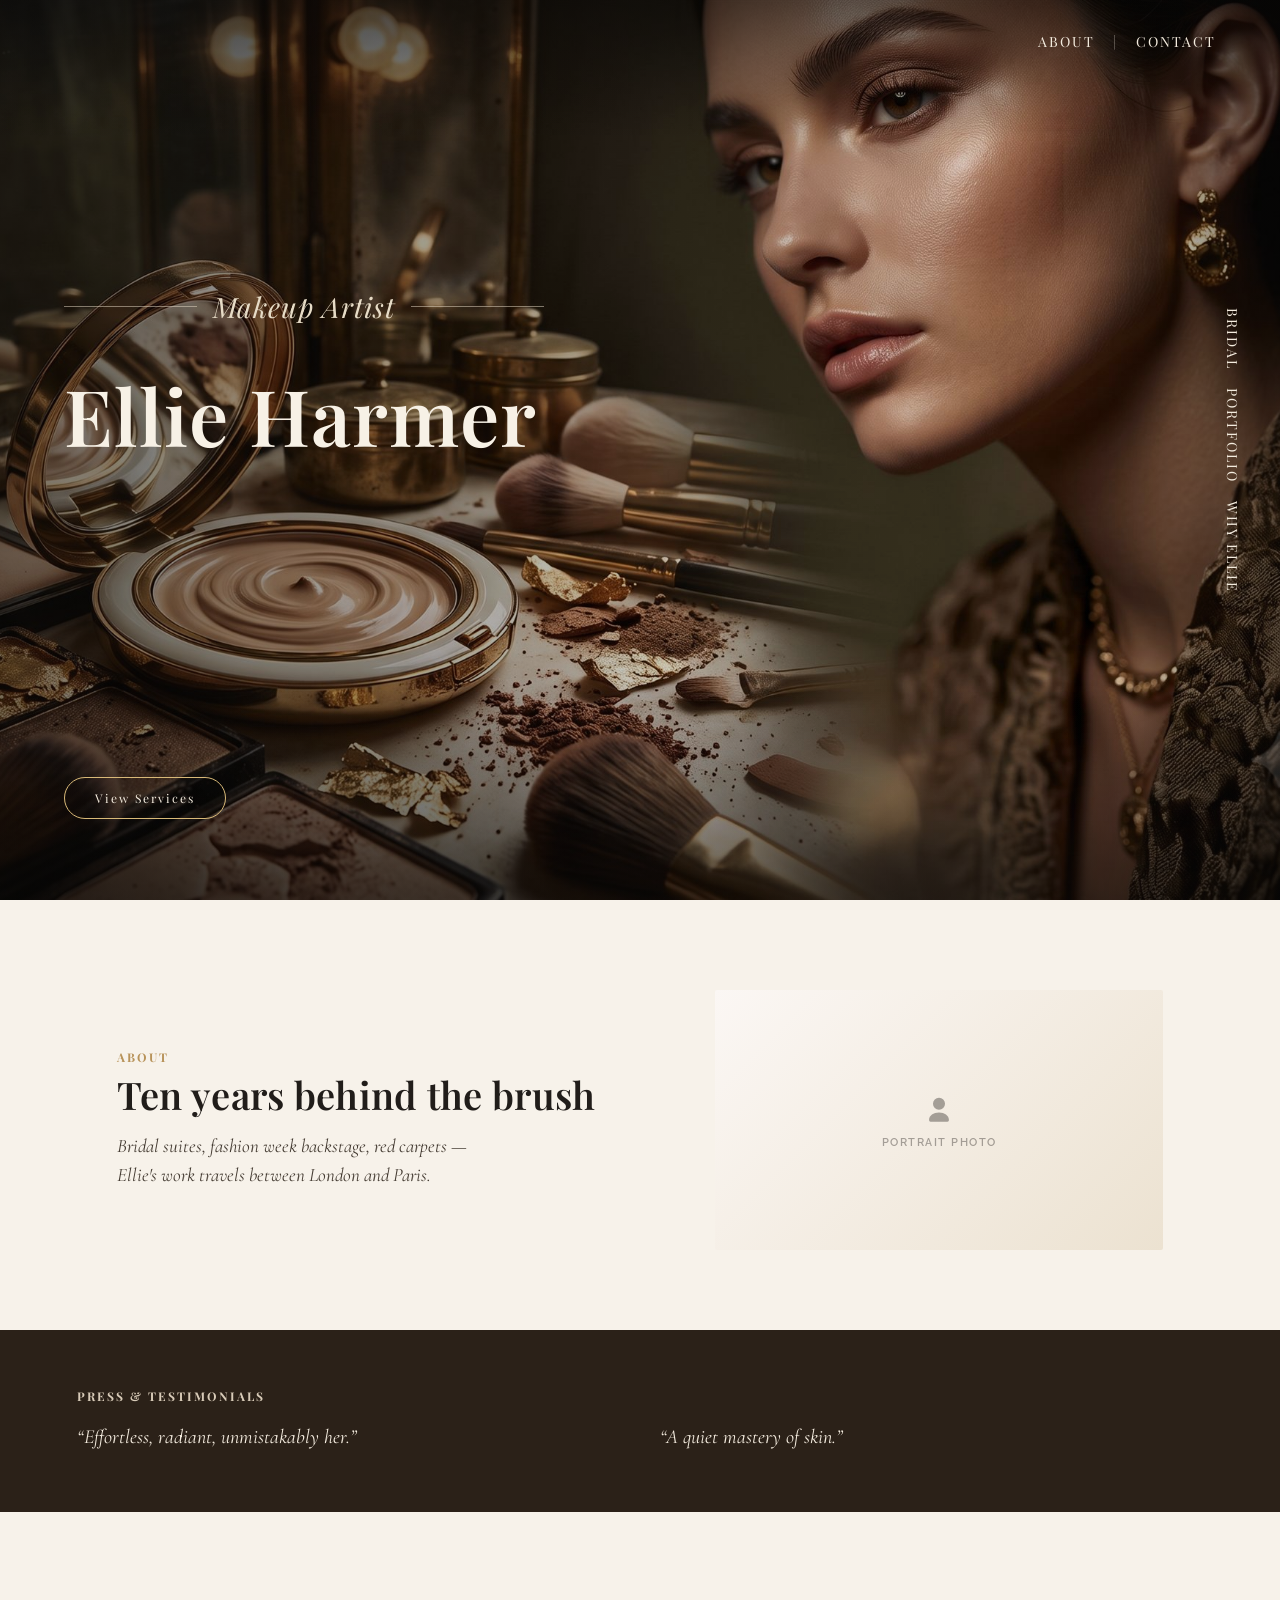
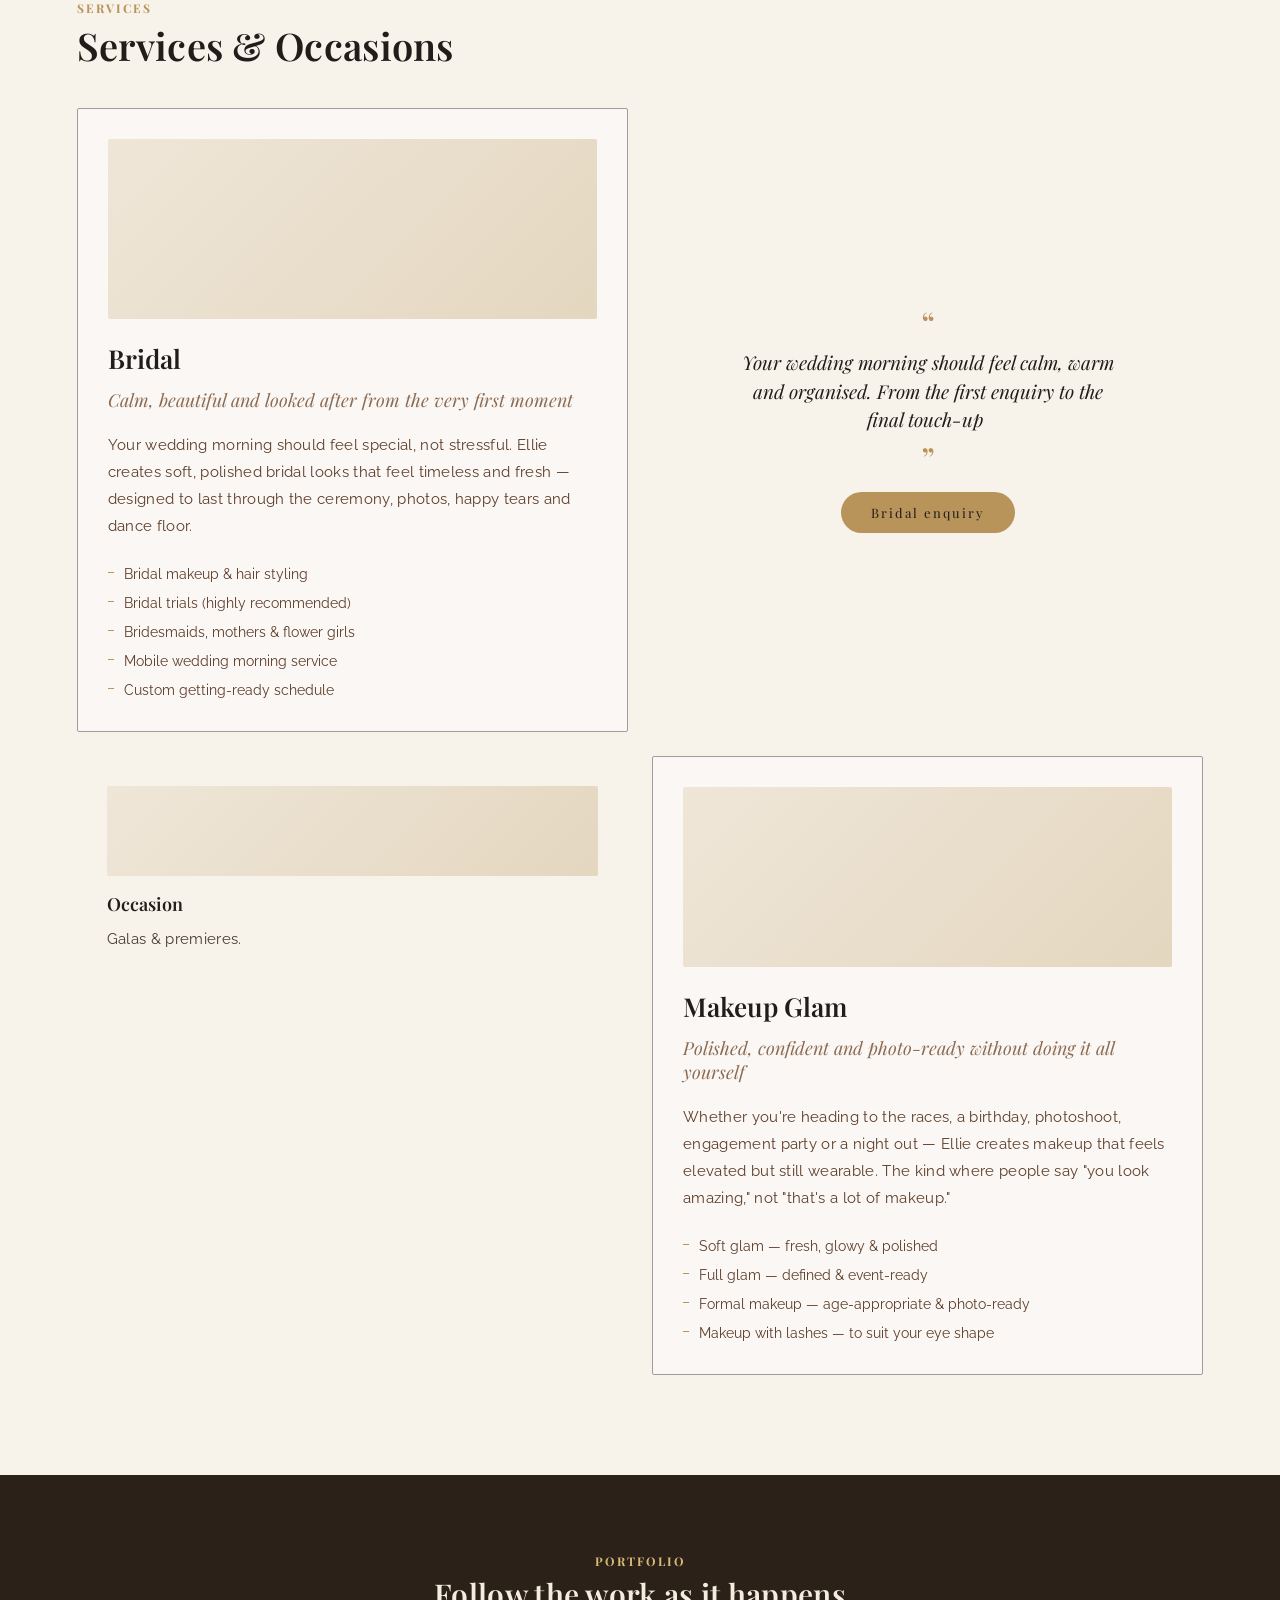
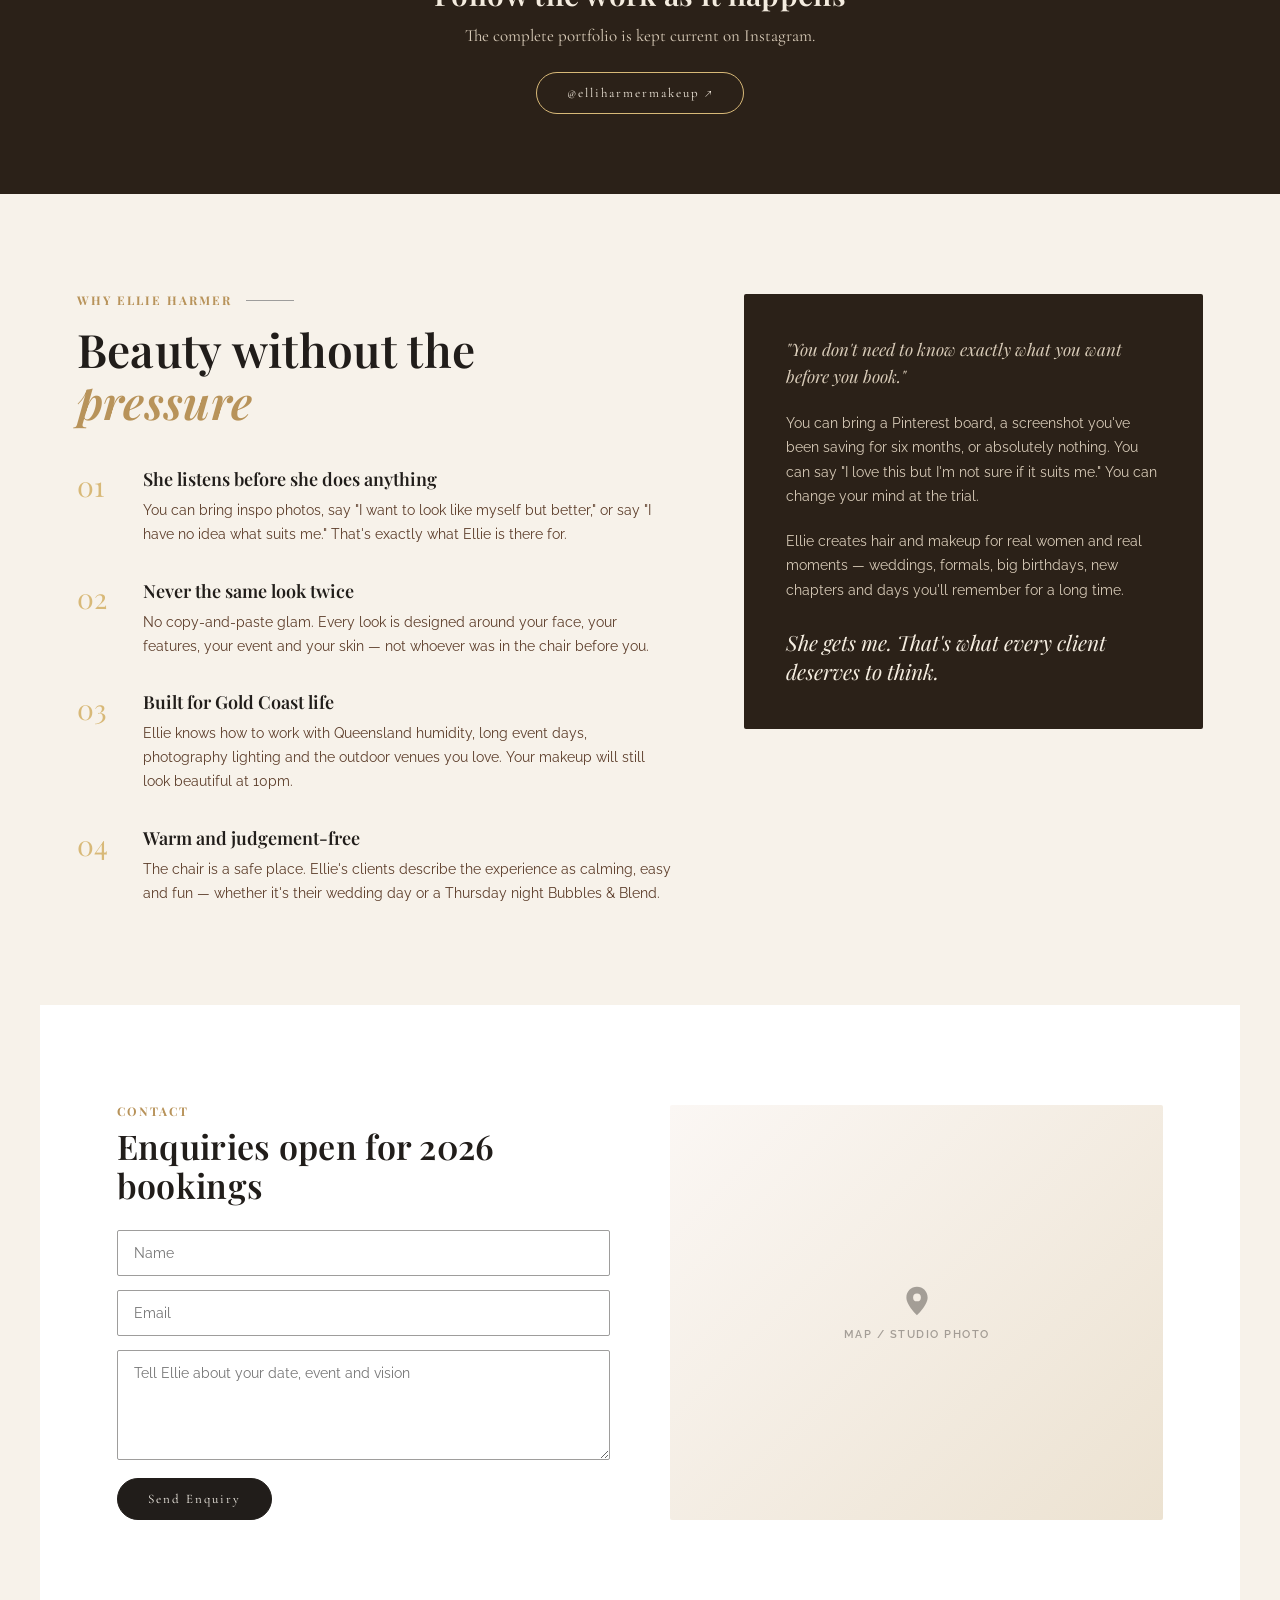
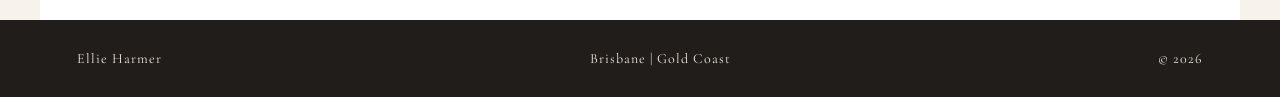
<file: index.html>
<!DOCTYPE html>
<html lang="en">
<head>
<meta charset="UTF-8">
<meta name="viewport" content="width=device-width, initial-scale=1">
<title>Ellie Harmer — Makeup Artist</title>
<meta name="description" content="Ellie Harmer — bridal and occasion makeup artistry across Brisbane and the Gold Coast.">
<link rel="preconnect" href="https://fonts.googleapis.com">
<link rel="preconnect" href="https://fonts.gstatic.com" crossorigin>
<link href="https://fonts.googleapis.com/css2?family=Cormorant+Garamond:ital,wght@0,400;0,500;1,400&family=Playfair+Display:ital,wght@0,400;0,600;1,400&family=Raleway:wght@400;500;600;700&display=swap" rel="stylesheet">
<link rel="stylesheet" href="css/styles.css">
</head>
<body>

<header class="hero" id="top">
  <img class="hero__img" src="assets/ellie-harmer-hero.jpg" alt="Ellie Harmer, makeup artist, applying makeup to a client">
  <div class="hero__scrim hero__scrim--diag"></div>
  <div class="hero__scrim hero__scrim--top"></div>
  <div class="hero__scrim hero__scrim--right"></div>
  <div class="hero__scrim hero__scrim--bottom"></div>

  <nav class="hero__nav">
    <a href="#about">About</a>
    <span aria-hidden="true">|</span>
    <a href="#contact">Contact</a>
  </nav>

  <button class="hamburger" id="menuToggle" type="button" aria-label="Open menu" aria-expanded="false" aria-controls="mobileMenu">
    <span class="hamburger__line"></span>
    <span class="hamburger__line"></span>
    <span class="hamburger__line"></span>
  </button>

  <nav class="mobile-menu" id="mobileMenu">
    <a href="#about">About</a>
    <a href="#about">Bridal</a>
    <a href="#services">Portfolio</a>
    <a href="#why">Why Ellie</a>
    <a href="#contact">Contact</a>
  </nav>

  <div class="hero__tagline">
    <span class="hero__rule"></span>
    <span>Makeup Artist</span>
    <span class="hero__rule"></span>
  </div>

  <h1 class="hero__title">Ellie Harmer</h1>

  <a class="btn btn--hero" href="#services">View Services</a>

  <div class="hero__side-nav">
    <a href="#about">Bridal</a>
    <a href="#services">Portfolio</a>
    <a href="#why">Why Ellie</a>
  </div>
</header>

<main>

  <section class="about" id="about">
    <div class="about__copy">
      <p class="kicker">About</p>
      <h2 class="sec-title">Ten years behind the brush</h2>
      <p class="lede">Bridal suites, fashion week backstage, red carpets — Ellie's work travels between London and Paris.</p>
    </div>
    <div class="photo-placeholder" role="img" aria-label="Portrait photo placeholder">
      <svg viewBox="0 0 24 24" width="34" height="34" aria-hidden="true"><path fill="currentColor" d="M12 12.5a4.25 4.25 0 1 0 0-8.5 4.25 4.25 0 0 0 0 8.5Zm0 2c-3.86 0-7 2.24-7 5v.5a1 1 0 0 0 1 1h12a1 1 0 0 0 1-1V19.5c0-2.76-3.14-5-7-5Z"/></svg>
      <span>Portrait photo</span>
    </div>
  </section>

  <section class="band press">
    <p class="kicker kicker--band">Press &amp; Testimonials</p>
    <div class="press__quotes">
      <blockquote>&#8220;Effortless, radiant, unmistakably her.&#8221;</blockquote>
      <blockquote>&#8220;A quiet mastery of skin.&#8221;</blockquote>
    </div>
  </section>

  <section class="services" id="services">
    <div class="services__head">
      <p class="kicker">Services</p>
      <h2 class="sec-title">Services &amp; Occasions</h2>
    </div>

    <div class="services__grid">

      <article class="card card--tint">
        <div class="card__swatch"></div>
        <h3 class="card__title">Bridal</h3>
        <p class="card__sub">Calm, beautiful and looked after from the very first moment</p>
        <p class="card__desc">Your wedding morning should feel special, not stressful. Ellie creates soft, polished bridal looks that feel timeless and fresh — designed to last through the ceremony, photos, happy tears and dance floor.</p>
        <ul class="card__list">
          <li>Bridal makeup &amp; hair styling</li>
          <li>Bridal trials (highly recommended)</li>
          <li>Bridesmaids, mothers &amp; flower girls</li>
          <li>Mobile wedding morning service</li>
          <li>Custom getting-ready schedule</li>
        </ul>
      </article>

      <article class="card card--quote">
        <div class="card__quote-mark" aria-hidden="true">&#8220;</div>
        <p class="card__quote-text">Your wedding morning should feel calm, warm and organised. From the first enquiry to the final touch-up&nbsp;</p>
        <div class="card__quote-mark" aria-hidden="true">&#8221;</div>
        <button class="btn btn--enquiry" type="button" id="bridalEnquiryBtn">Bridal enquiry</button>
      </article>

      <article class="card card--occasion">
        <div class="card__swatch"></div>
        <h3 class="card__title card__title--sm">Occasion</h3>
        <p class="card__desc">Galas &amp; premieres.</p>
      </article>

      <article class="card card--tint">
        <div class="card__swatch"></div>
        <h3 class="card__title">Makeup Glam</h3>
        <p class="card__sub">Polished, confident and photo-ready without doing it all yourself</p>
        <p class="card__desc">Whether you're heading to the races, a birthday, photoshoot, engagement party or a night out — Ellie creates makeup that feels elevated but still wearable. The kind where people say &quot;you look amazing,&quot; not &quot;that's a lot of makeup.&quot;</p>
        <ul class="card__list">
          <li>Soft glam — fresh, glowy &amp; polished</li>
          <li>Full glam — defined &amp; event-ready</li>
          <li>Formal makeup — age-appropriate &amp; photo-ready</li>
          <li>Makeup with lashes — to suit your eye shape</li>
        </ul>
      </article>

    </div>
  </section>

  <section class="band portfolio">
    <p class="kicker kicker--accent">Portfolio</p>
    <h2 class="sec-title sec-title--band">Follow the work as it happens</h2>
    <p class="band__body">The complete portfolio is kept current on Instagram.</p>
    <a class="btn btn--band" href="https://instagram.com" target="_blank" rel="noopener">@elliharmermakeup &#8599;</a>
  </section>

  <section class="why" id="why">
    <div class="why__copy">
      <div class="why__kicker-row">
        <p class="kicker">Why Ellie Harmer</p>
        <span class="why__rule"></span>
      </div>
      <h2 class="sec-title why__title">Beauty without the<br><span class="why__title-accent">pressure</span></h2>

      <div class="why__list">
        <div class="why__item">
          <div class="why__num">01</div>
          <div>
            <h3 class="why__item-title">She listens before she does anything</h3>
            <p class="why__item-body">You can bring inspo photos, say &quot;I want to look like myself but better,&quot; or say &quot;I have no idea what suits me.&quot; That's exactly what Ellie is there for.</p>
          </div>
        </div>
        <div class="why__item">
          <div class="why__num">02</div>
          <div>
            <h3 class="why__item-title">Never the same look twice</h3>
            <p class="why__item-body">No copy-and-paste glam. Every look is designed around your face, your features, your event and your skin — not whoever was in the chair before you.</p>
          </div>
        </div>
        <div class="why__item">
          <div class="why__num">03</div>
          <div>
            <h3 class="why__item-title">Built for Gold Coast life</h3>
            <p class="why__item-body">Ellie knows how to work with Queensland humidity, long event days, photography lighting and the outdoor venues you love. Your makeup will still look beautiful at 10pm.</p>
          </div>
        </div>
        <div class="why__item">
          <div class="why__num">04</div>
          <div>
            <h3 class="why__item-title">Warm and judgement-free</h3>
            <p class="why__item-body">The chair is a safe place. Ellie's clients describe the experience as calming, easy and fun — whether it's their wedding day or a Thursday night Bubbles &amp; Blend.</p>
          </div>
        </div>
      </div>
    </div>

    <div class="why__panel">
      <p class="why__panel-quote">&quot;You don't need to know exactly what you want before you book.&quot;</p>
      <p class="why__panel-body">You can bring a Pinterest board, a screenshot you've been saving for six months, or absolutely nothing. You can say &quot;I love this but I'm not sure if it suits me.&quot; You can change your mind at the trial.</p>
      <p class="why__panel-body">Ellie creates hair and makeup for real women and real moments — weddings, formals, big birthdays, new chapters and days you'll remember for a long time.</p>
      <p class="why__panel-closing">She gets me. That's what every client deserves to think.</p>
    </div>
  </section>

  <section class="contact" id="contact">
    <div class="contact__copy">
      <p class="kicker">Contact</p>
      <h2 class="sec-title">Enquiries open for 2026 bookings</h2>
      <form class="contact__form" action="#" method="post">
        <label class="sr-only" for="name">Name</label>
        <input class="field" id="name" name="name" type="text" placeholder="Name" required>
        <label class="sr-only" for="email">Email</label>
        <input class="field" id="email" name="email" type="email" placeholder="Email" required>
        <label class="sr-only" for="message">Message</label>
        <textarea class="field field--textarea" id="message" name="message" placeholder="Tell Ellie about your date, event and vision" required></textarea>
        <button class="btn btn--contact" type="submit">Send Enquiry</button>
      </form>
    </div>
    <div class="photo-placeholder photo-placeholder--map" role="img" aria-label="Map or studio photo placeholder">
      <svg viewBox="0 0 24 24" width="34" height="34" aria-hidden="true"><path fill="currentColor" d="M12 2C7.86 2 4.5 5.36 4.5 9.5c0 5.5 7.5 12.5 7.5 12.5s7.5-7 7.5-12.5C19.5 5.36 16.14 2 12 2Zm0 10.25a2.75 2.75 0 1 1 0-5.5 2.75 2.75 0 0 1 0 5.5Z"/></svg>
      <span>Map / studio photo</span>
    </div>
  </section>

</main>

<div class="modal" id="enquiryModal" aria-hidden="true">
  <div class="modal__overlay" id="enquiryModalOverlay"></div>
  <div class="modal__panel" role="dialog" aria-modal="true" aria-labelledby="enquiryModalTitle">
    <button class="modal__close" type="button" id="enquiryModalClose" aria-label="Close enquiry form">&times;</button>
    <p class="kicker">Enquiry Form</p>
    <h2 class="sec-title modal__title" id="enquiryModalTitle">Tell us about your day</h2>
    <form class="modal__form" id="enquiryForm">
      <label class="modal__field-label">
        <span>Name</span>
        <input class="field" type="text" name="name" required>
      </label>
      <label class="modal__field-label">
        <span>Date of Wedding</span>
        <input class="field" type="date" name="weddingDate">
      </label>
      <label class="modal__field-label">
        <span>Number of People</span>
        <input class="field" type="number" name="peopleCount" min="1">
      </label>
      <label class="modal__field-label">
        <span>Location</span>
        <input class="field" type="text" name="location">
      </label>
      <label class="modal__field-label">
        <span>Additional Comments</span>
        <textarea class="field field--textarea" name="comments" rows="4"></textarea>
      </label>
      <p class="modal__success" id="enquirySuccess" hidden>Thanks — your enquiry has been noted. Ellie will be in touch soon.</p>
      <button class="btn btn--enquiry" type="submit">Send Enquiry</button>
    </form>
  </div>
</div>

<footer class="site-footer">
  <span>Ellie Harmer</span>
  <span>Brisbane | Gold Coast</span>
  <span>&copy; 2026</span>
</footer>

<script src="js/main.js"></script>
</body>
</html>
</file>
<file: css/styles.css>
:root {
  --ink: #211d1a;
  --paper: #f7f2ea;
  --accent: #b8935a;
  --accent-soft: #d8b978;
  --band: #2b2118;
  --band-text: #f4ecdf;
  --band-text-soft: #d8cbb8;
  --card-tint: #fbf7f4;
  --rule: #d8cdb9;
  --rule-strong: #9e9d9c;
  --body-copy: #453c33;
  --raleway-copy: #5c3d2a;
  --heading-font: 'Playfair Display', serif;
  --accent-font: 'Cormorant Garamond', serif;
  --body-font: 'Raleway', sans-serif;
}

* { box-sizing: border-box; }

html { scroll-behavior: smooth; }

body {
  margin: 0;
  background: var(--paper);
  color: var(--ink);
  font-family: var(--body-font);
  -webkit-font-smoothing: antialiased;
}

img { max-width: 100%; display: block; }

.sr-only {
  position: absolute;
  width: 1px; height: 1px;
  padding: 0; margin: -1px;
  overflow: hidden;
  clip: rect(0, 0, 0, 0);
  white-space: nowrap;
  border: 0;
}

.kicker {
  margin: 0;
  font: 700 12px/1 var(--heading-font);
  letter-spacing: 2px;
  text-transform: uppercase;
  color: var(--accent);
}
.kicker--band { color: var(--band-text-soft); }
.kicker--accent { color: var(--accent-soft); }

.sec-title {
  margin: 10px 0 0;
  font-family: var(--heading-font);
  font-weight: 600;
  color: var(--ink);
  letter-spacing: .3px;
  line-height: 1.15;
}
.sec-title--band { color: var(--band-text); }

.btn {
  display: inline-block;
  padding: 12px 30px;
  border-radius: 30px;
  font-family: var(--accent-font);
  letter-spacing: 2px;
  font-size: 13px;
  text-decoration: none;
  text-align: center;
  transition: opacity .2s ease;
}
.btn:hover { opacity: .82; }

.photo-placeholder {
  height: 260px;
  display: flex;
  flex-direction: column;
  align-items: center;
  justify-content: center;
  gap: 10px;
  background: linear-gradient(135deg, var(--card-tint), #ece2d1);
  color: rgba(33, 29, 26, .38);
  border-radius: 2px;
}
.photo-placeholder span {
  font: 600 11px var(--body-font);
  letter-spacing: 1.5px;
  text-transform: uppercase;
}

/* ---------- Hero ---------- */

.hero {
  position: relative;
  width: 100%;
  height: 100vh;
  min-height: 560px;
  max-height: 900px;
  overflow: hidden;
  background: #141210;
}

.hero__img {
  position: absolute;
  inset: 0;
  width: 100%;
  height: 100%;
  object-fit: cover;
  object-position: 58% 38%;
  filter: brightness(.95);
}

.hero__scrim { position: absolute; pointer-events: none; }
.hero__scrim--diag {
  inset: 0;
  background: linear-gradient(100deg, rgba(10, 9, 7, .55) 0%, rgba(10, 9, 7, .3) 40%, rgba(10, 9, 7, .08) 62%, transparent 78%);
}
.hero__scrim--top {
  top: 0; left: 0; right: 0; height: 140px;
  background: linear-gradient(180deg, rgba(8, 7, 6, .55), transparent);
}
.hero__scrim--right {
  top: 0; bottom: 0; right: 0; width: 18%;
  background: linear-gradient(270deg, rgba(8, 7, 6, .5), transparent);
}
.hero__scrim--bottom {
  left: 0; right: 0; bottom: 0; height: 220px;
  background: linear-gradient(0deg, rgba(8, 7, 6, .55), transparent);
}
/* ---------- Horizontal Nav ---------- */
.hero__nav {
  position: absolute;
  top: 32px;
  right: 5%;
  display: flex;
  gap: 18px;
  font-family: var(--heading-font);
  font-size: 14px;
  letter-spacing: 2px;
  text-transform: uppercase;
  color: var(--band-text);
  z-index: 2;
}
.hero__nav a { color: inherit; text-decoration: none; }
.hero__nav a:hover { color: var(--accent-soft); }
.hero__nav span { opacity: .5; }

.hamburger {
  display: none;
  position: absolute;
  top: 26px;
  right: 5%;
  z-index: 6;
  width: 28px;
  height: 20px;
  padding: 0;
  border: 0;
  background: transparent;
  cursor: pointer;
  flex-direction: column;
  justify-content: space-between;
}
.hamburger__line {
  display: block;
  height: 2px;
  width: 100%;
  background: var(--band-text);
  border-radius: 1px;
  transition: transform .25s ease, opacity .2s ease;
}
.hamburger.is-active .hamburger__line:nth-child(1) { transform: translateY(9px) rotate(45deg); }
.hamburger.is-active .hamburger__line:nth-child(2) { opacity: 0; }
.hamburger.is-active .hamburger__line:nth-child(3) { transform: translateY(-9px) rotate(-45deg); }

.mobile-menu {
  display: none;
  position: absolute;
  inset: 0;
  z-index: 5;
  flex-direction: column;
  align-items: center;
  justify-content: center;
  gap: 26px;
  padding: 110px 6% 50px;
  overflow-y: auto;
  background: rgba(20, 17, 14, .97);
  opacity: 0;
  transform: translateY(-10px);
  pointer-events: none;
  transition: opacity .25s ease, transform .25s ease;
}
.mobile-menu.is-open {
  opacity: 1;
  transform: translateY(0);
  pointer-events: auto;
}
.mobile-menu a {
  color: var(--band-text);
  text-decoration: none;
  font-family: var(--heading-font);
  font-size: 22px;
  letter-spacing: 2px;
  text-transform: uppercase;
}
.mobile-menu a:hover { color: var(--accent-soft); }

.hero__tagline {
  position: absolute;
  left: 5%;
  top: 32%;
  width: min(46%, 480px);
  display: flex;
  align-items: center;
  gap: 16px;
  font-family: var(--accent-font);
  font-style: italic;
  font-size: 16px;
  letter-spacing: 1px;
  color: #e7dcc7;
  z-index: 2;
}
.hero__tagline span:nth-child(2) { white-space: nowrap; font-size: 28px; font-family: var(--heading-font); }
.hero__rule { flex: 1; height: 1px; background: rgba(231, 220, 199, .5); }

.hero__title {
  position: absolute;
  left: 5%;
  top: 42%;
  margin: 0;
  font-family: var(--heading-font);
  font-weight: 600;
  font-size: clamp(42px, 7vw, 78px);
  line-height: .95;
  color: #f7f1e6;
  letter-spacing: 1px;
  z-index: 2;
}

.btn--hero {
  position: absolute;
  left: 5%;
  bottom: 9%;
  border: 1px solid var(--accent-soft);
  font-family: var(--heading-font);
  font-size: 12px;
  color: #f4ecdf;
  z-index: 2;
}
/* ---------- Vertical Nav ---------- */
.hero__side-nav {
  position: absolute;
  right: 3%;
  top: 50%;
  transform: translateY(-50%);
  display: flex;
  flex-direction: column;
  align-items: center;
  gap: 18px;
  z-index: 2;
}
.hero__side-nav a {
  writing-mode: vertical-rl;
  color: #f4ecdf;
  text-decoration: none;
  font-family: var(--heading-font);
  font-size: 14px;
  letter-spacing: 2px;
  text-transform: uppercase;
}
.hero__side-nav a:hover { color: var(--accent-soft); }

/* ---------- About ---------- */

.about {
  max-width: 1200px;
  margin: 0 auto;
  padding: 90px 6% 80px;
  display: grid;
  grid-template-columns: 1.2fr 1fr;
  gap: 60px;
  align-items: center;
}
.sec-title { font-size: 30px; }
.about .sec-title { font-size: clamp(28px, 3vw, 38px); }
.lede {
  margin: 16px 0 0;
  font-family: var(--accent-font);
  font-style: italic;
  font-size: 19px;
  line-height: 1.5;
  color: var(--body-copy);
  max-width: 46ch;
}

/* ---------- Press band ---------- */

.band { background: var(--band); }

.press {
  padding: 60px 6%;
  text-align: left;
}
.press__quotes {
  display: flex;
  flex-wrap: wrap;
  gap: 40px;
  margin-top: 20px;
}
.press blockquote {
  flex: 1 1 320px;
  margin: 0;
  font-family: var(--accent-font);
  font-style: italic;
  font-size: 20px;
  line-height: 1.5;
  color: var(--band-text);
}

/* ---------- Services ---------- */

.services { padding: 90px 6% 100px; max-width: 1300px; margin: 0 auto; }
.services__head { text-align: left; margin-bottom: 40px; }
.services__head .sec-title { font-size: clamp(28px, 3vw, 38px); }

.services__grid {
  display: grid;
  grid-template-columns: repeat(2, 1fr);
  gap: 24px;
}

.card {
  padding: 30px;
  display: flex;
  flex-direction: column;
  border-radius: 2px;
}
.card--tint {
  background: var(--card-tint);
  border: 0.5px solid var(--rule-strong);
  justify-content: flex-start;
  gap: 4px;
}
.card__swatch {
  height: 180px;
  border-radius: 2px;
  background: linear-gradient(135deg, #efe6d8, #e4d7c0);
  margin-bottom: 18px;
}
.card__title {
  margin: 0;
  font-family: var(--heading-font);
  font-weight: 600;
  font-size: 26px;
  color: var(--ink);
}
.card__title--sm { font-size: 18px; }
.card__sub {
  margin: 8px 0 0;
  font-family: var(--heading-font);
  font-style: italic;
  font-weight: 400;
  font-size: 18px;
  color: #8b6b52;
}
.card__desc {
  margin: 16px 0 0;
  font-size: 15px;
  line-height: 1.8;
  letter-spacing: .32px;
  color: var(--raleway-copy);
}
.card__list {
  margin: 20px 0 0;
  padding: 0;
  list-style: none;
  display: flex;
  flex-direction: column;
  gap: 8px;
}
.card__list li {
  position: relative;
  padding-left: 16px;
  font-size: 14px;
  line-height: 1.5;
  color: var(--raleway-copy);
}
.card__list li::before {
  content: '';
  position: absolute;
  left: 0;
  top: .6em;
  width: 6px;
  height: 1px;
  background: var(--accent);
}

.card--quote {
  align-items: center;
  justify-content: center;
  text-align: center;
  gap: 8px;
}
.card__quote-mark {
  font-family: var(--heading-font);
  font-size: 34px;
  line-height: 1;
  color: var(--accent);
}
.card__quote-text {
  margin: 0;
  max-width: 34ch;
  font-family: var(--heading-font);
  font-style: italic;
  font-size: 19px;
  line-height: 1.5;
  color: var(--ink);
}

.card--occasion {
  gap: 4px;
}
.card--occasion .card__swatch { height: 90px; margin-bottom: 12px; }
.card--occasion .card__desc { margin-top: 6px; color: var(--body-copy); }

.btn--enquiry {
  margin-top: 8px;
  border: none;
  background: var(--accent);
  color: var(--ink);
  font-family: var(--heading-font);
  cursor: pointer;
}

/* ---------- Portfolio band ---------- */

.portfolio {
  padding: 80px 6%;
  text-align: center;
}
.portfolio .sec-title { margin-top: 10px; }
.band__body {
  margin: 14px auto 0;
  max-width: 48ch;
  font-family: var(--accent-font);
  font-size: 17px;
  color: var(--band-text-soft);
}
.btn--band {
  margin-top: 26px;
  border: 1px solid var(--accent-soft);
  color: var(--band-text);
  font-size: 13px;
}

/* ---------- Why ---------- */

.why {
  max-width: 1300px;
  margin: 0 auto;
  padding: 100px 6%;
  display: grid;
  grid-template-columns: 1.3fr 1fr;
  gap: 70px;
  align-items: start;
}
.why__kicker-row { display: flex; align-items: center; gap: 14px; }
.why__rule { flex: 0 0 48px; height: 1px; background: var(--rule-strong); }
.why__title {
  margin-top: 18px;
  font-size: clamp(34px, 4vw, 46px);
  line-height: 1.12;
}
.why__title-accent {
  font-style: italic;
  color: var(--accent);
}

.why__list {
  display: flex;
  flex-direction: column;
  gap: 32px;
  margin-top: 40px;
}
.why__item {
  display: grid;
  grid-template-columns: 48px 1fr;
  gap: 18px;
}
.why__num {
  font-family: var(--heading-font);
  font-size: 28px;
  color: var(--accent-soft);
}
.why__item-title {
  margin: 0;
  font-family: var(--heading-font);
  font-weight: 600;
  font-size: 18px;
  color: var(--ink);
}
.why__item-body {
  margin: 8px 0 0;
  font-size: 14px;
  line-height: 1.7;
  color: var(--raleway-copy);
}

.why__panel {
  background: var(--band);
  padding: 42px;
  border-radius: 2px;
  display: flex;
  flex-direction: column;
  gap: 20px;
}
.why__panel-quote {
  margin: 0;
  font-family: var(--heading-font);
  font-style: italic;
  font-size: 17px;
  line-height: 1.6;
  color: var(--band-text-soft);
}
.why__panel-body {
  margin: 0;
  font-size: 14px;
  line-height: 1.75;
  color: var(--band-text-soft);
}
.why__panel-closing {
  margin: 6px 0 0;
  font-family: var(--heading-font);
  font-style: italic;
  font-size: 21px;
  line-height: 1.4;
  color: var(--band-text);
}

/* ---------- Contact ---------- */

.contact {
  max-width: 1200px;
  margin: 0 auto;
  padding: 100px 6%;
  display: grid;
  grid-template-columns: 1fr 1fr;
  gap: 60px;
  background: #fff;
}
.contact .sec-title { font-size: clamp(26px, 3vw, 34px); }
.contact__form {
  display: flex;
  flex-direction: column;
  gap: 14px;
  margin-top: 24px;
}
.field {
  padding: 14px 16px;
  border: 0.5px solid var(--rule-strong);
  border-radius: 2px;
  font-family: var(--body-font);
  font-size: 14px;
  color: var(--ink);
  background: #fff;
}
.field:focus { outline: 2px solid var(--accent-soft); outline-offset: 1px; }
.field--textarea { min-height: 110px; resize: vertical; }

.btn--contact {
  align-self: flex-start;
  margin-top: 4px;
  border: 1px solid var(--ink);
  background: var(--ink);
  color: var(--paper);
  font-size: 13px;
  cursor: pointer;
}

.photo-placeholder--map { height: 100%; min-height: 300px; }

/* ---------- Enquiry modal ---------- */

body.no-scroll { overflow: hidden; }

.modal {
  display: none;
  position: fixed;
  inset: 0;
  z-index: 1000;
  align-items: center;
  justify-content: center;
}
.modal.is-open { display: flex; }
.modal__overlay {
  position: absolute;
  inset: 0;
  background: rgba(20, 16, 12, .55);
}
.modal__panel {
  position: relative;
  background: var(--paper);
  width: 420px;
  max-width: 90vw;
  max-height: 88vh;
  overflow-y: auto;
  padding: 36px;
  border-radius: 2px;
  box-shadow: 0 20px 60px rgba(20, 16, 12, .4);
}
.modal__close {
  position: absolute;
  top: 16px;
  right: 20px;
  border: 0;
  background: transparent;
  font-family: var(--heading-font);
  font-size: 22px;
  line-height: 1;
  color: var(--ink);
  cursor: pointer;
}
.modal__title { font-size: 24px; }
.modal__form {
  display: flex;
  flex-direction: column;
  gap: 16px;
  margin-top: 24px;
}
.modal__field-label {
  display: flex;
  flex-direction: column;
  gap: 6px;
}
.modal__field-label span {
  font-family: var(--heading-font);
  font-size: 12px;
  letter-spacing: .5px;
  color: var(--raleway-copy);
  text-transform: uppercase;
}
.modal__success {
  margin: 0;
  font-size: 13px;
  color: #4c7a4c;
}

/* ---------- Footer ---------- */

.site-footer {
  background: var(--ink);
  color: #efe9df;
  padding: 30px 6%;
  display: flex;
  flex-wrap: wrap;
  gap: 10px;
  justify-content: space-between;
  align-items: center;
  font-family: var(--accent-font);
  font-size: 14px;
  letter-spacing: 1px;
}

/* ---------- Responsive ---------- */

@media (max-width: 860px) {
  .about,
  .why,
  .contact {
    grid-template-columns: 1fr;
    gap: 36px;
  }
  .services__grid { grid-template-columns: 1fr; }
  .hero__side-nav { display: none; }
  .hero__nav { display: none; }
  .hamburger { display: flex; }
  .mobile-menu.is-open { display: flex; }
  .hero__tagline { width: 80%; }
  .hero { min-height: 520px; }
  .why__panel { order: -1; }
}

@media (max-width: 480px) {
  .hero__nav { top: 20px; right: 6%; font-size: 12px; gap: 12px; }
  .btn--hero { font-size: 11px; padding: 10px 22px; }
  .press__quotes { gap: 24px; }
}
</file>
